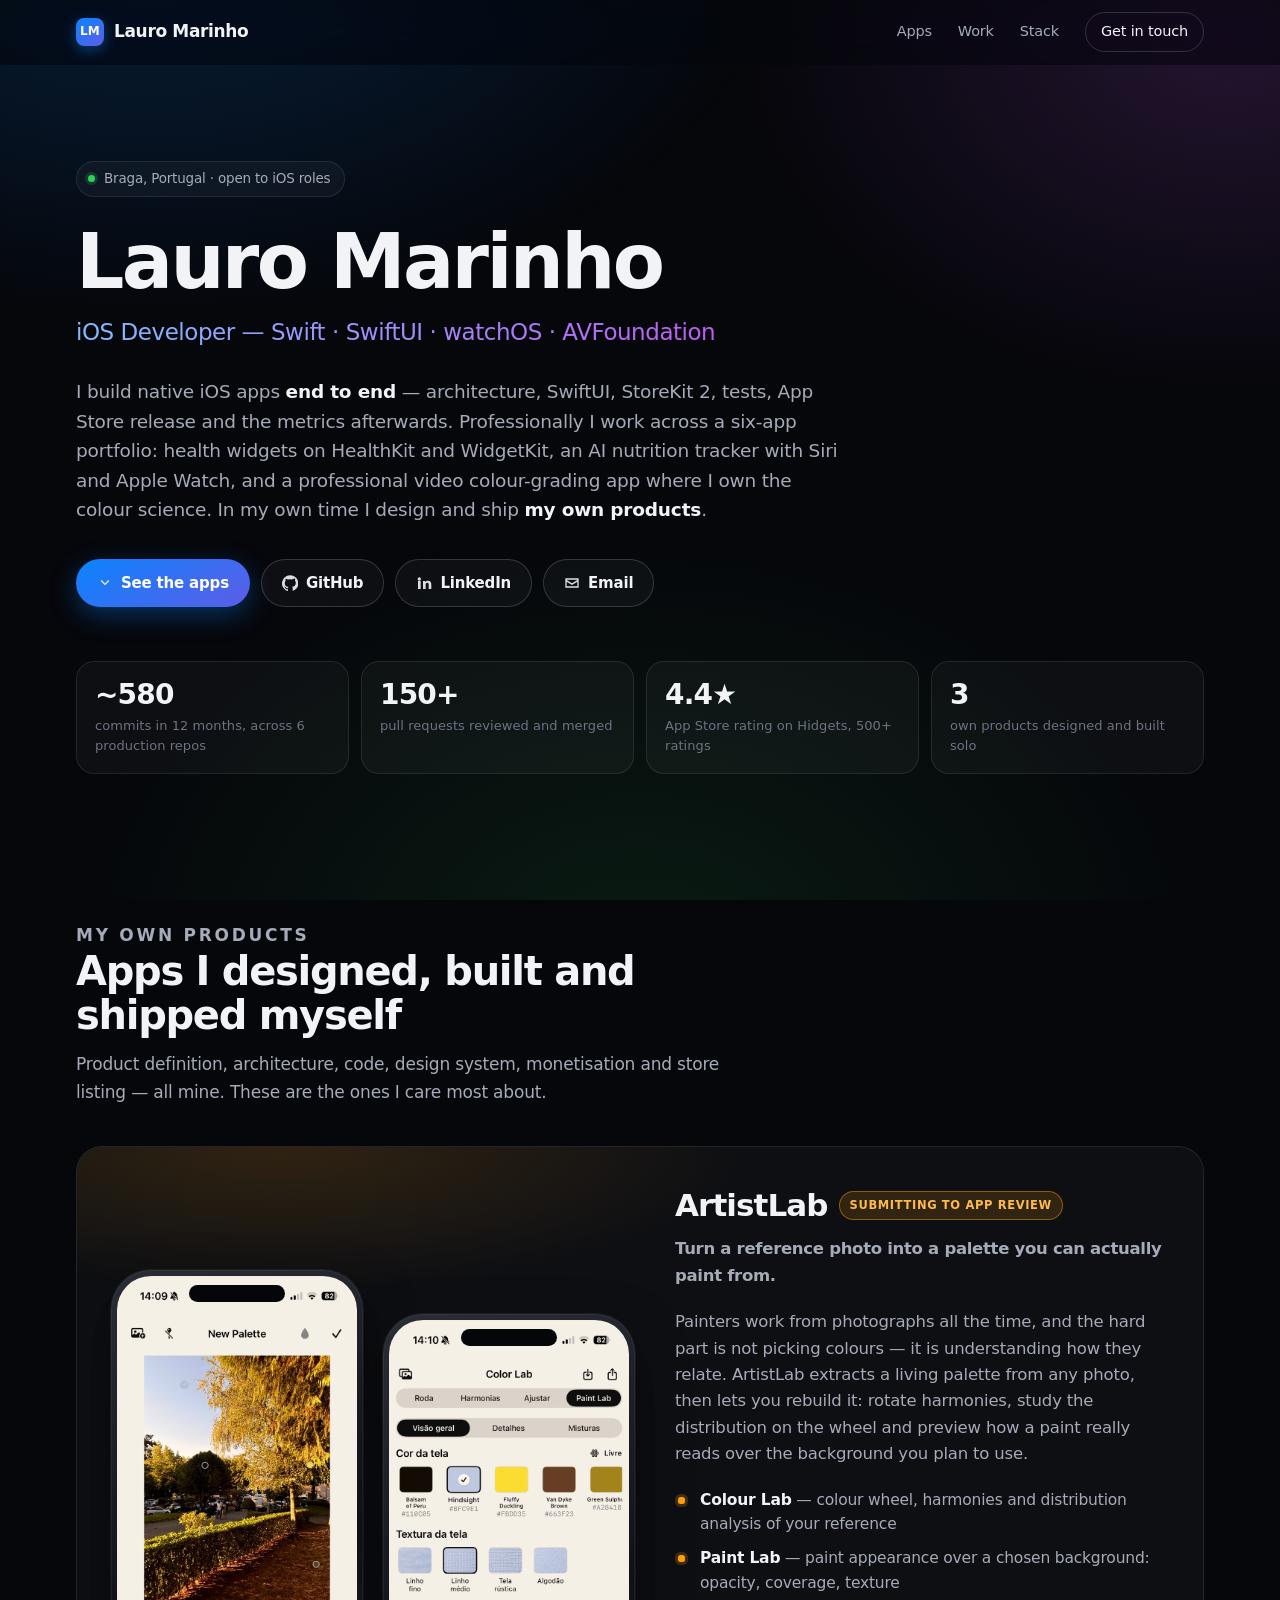
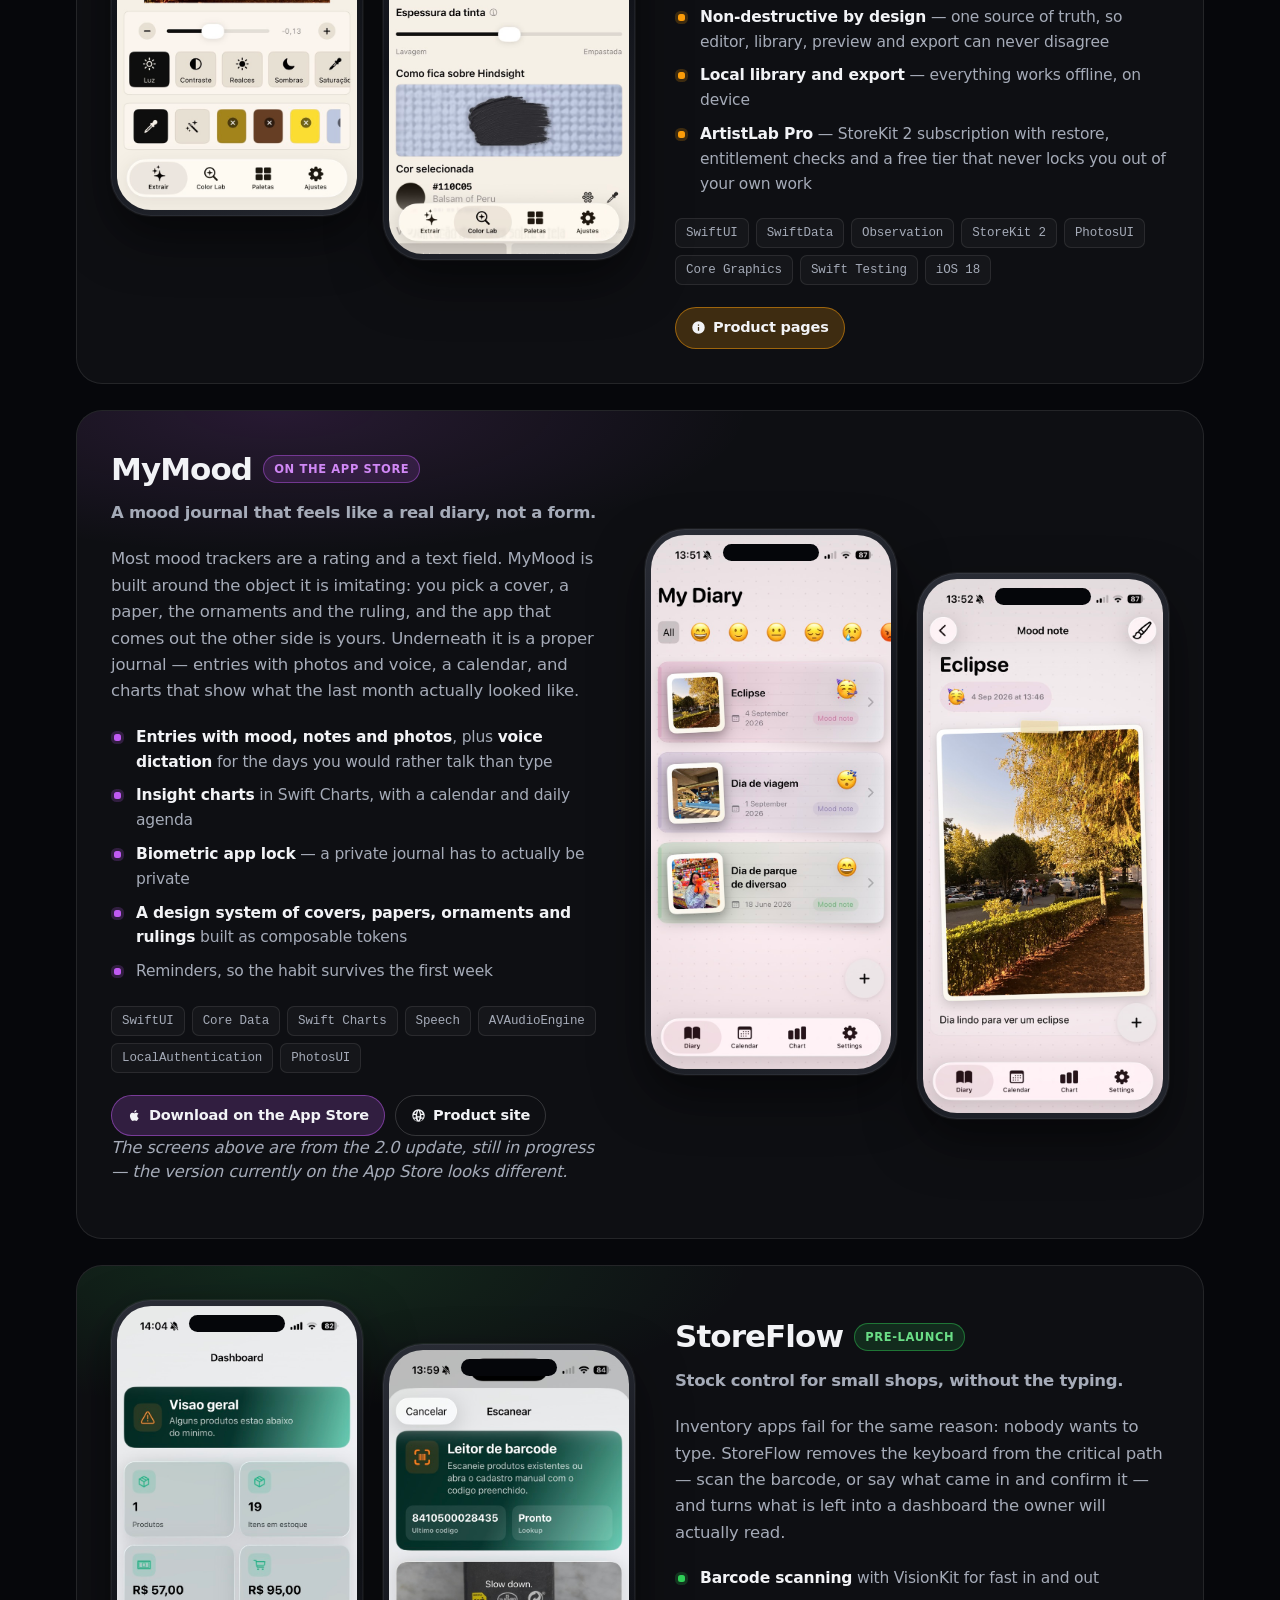
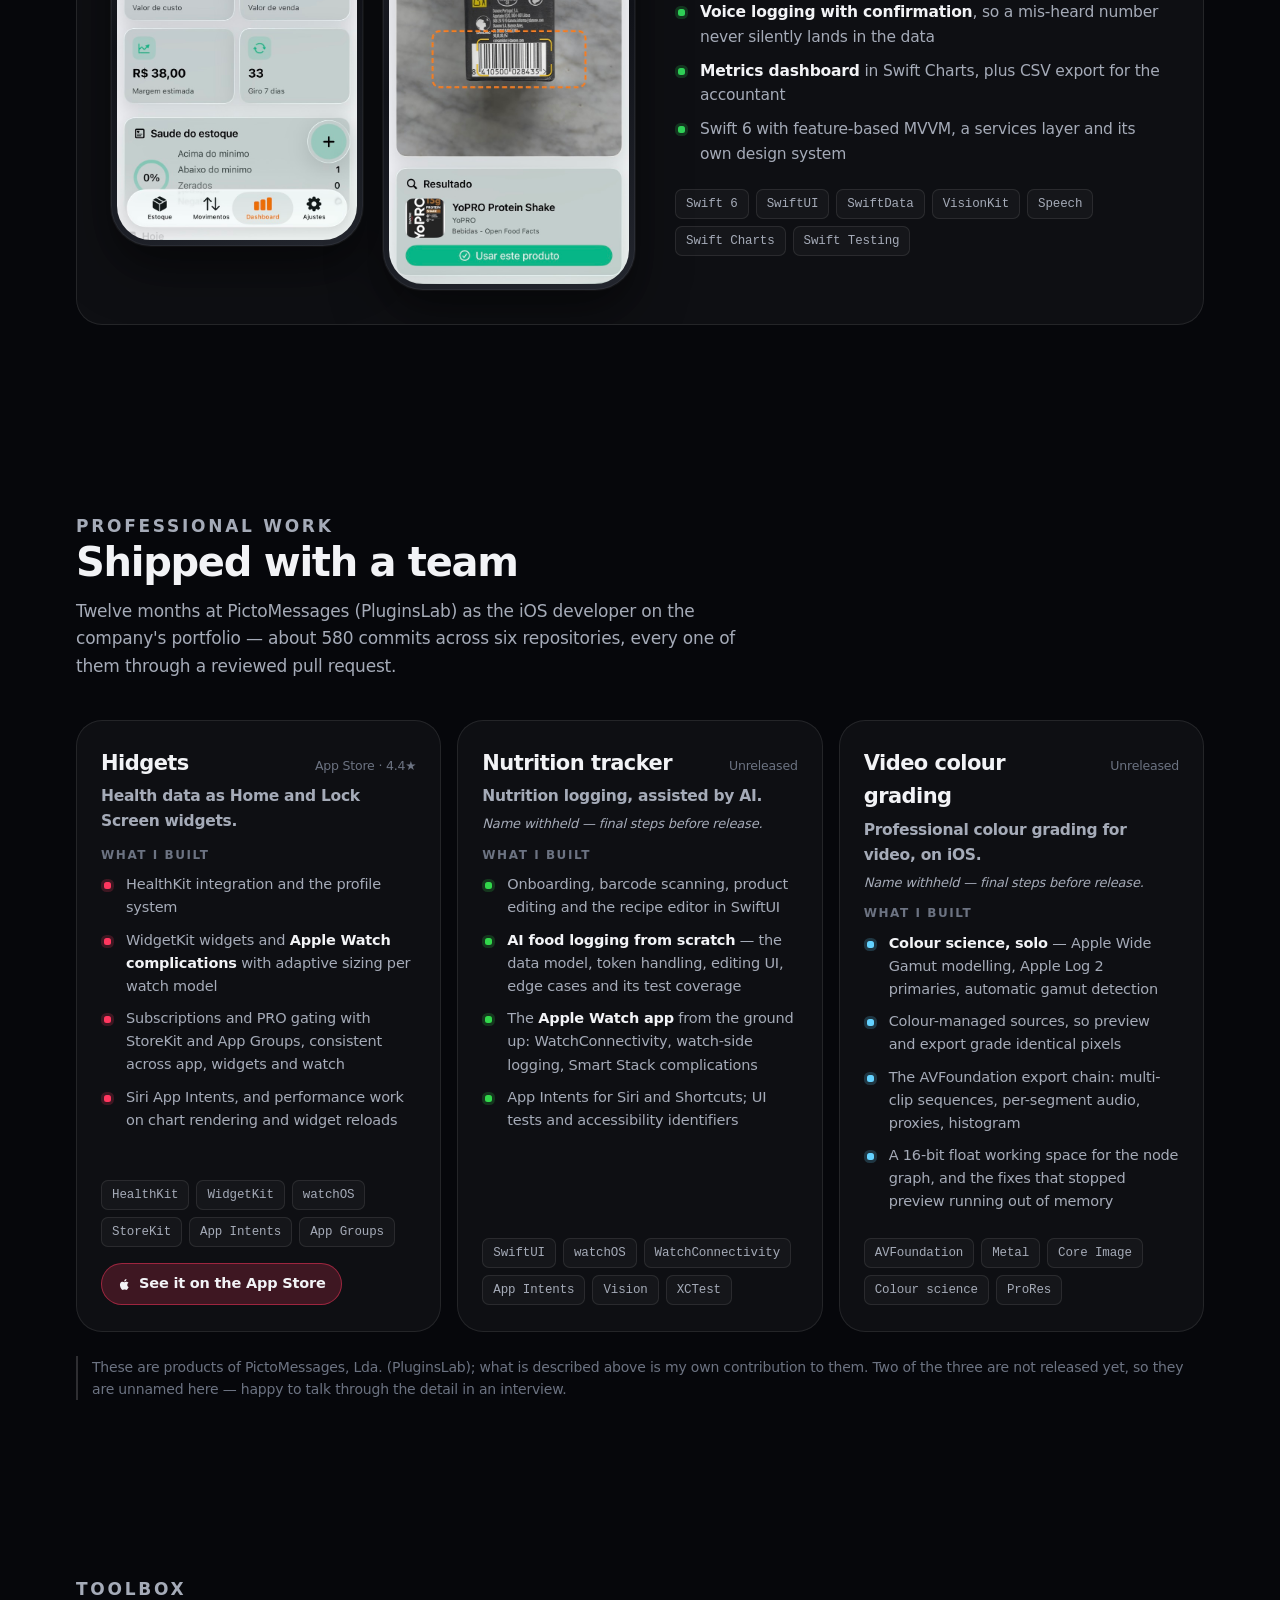
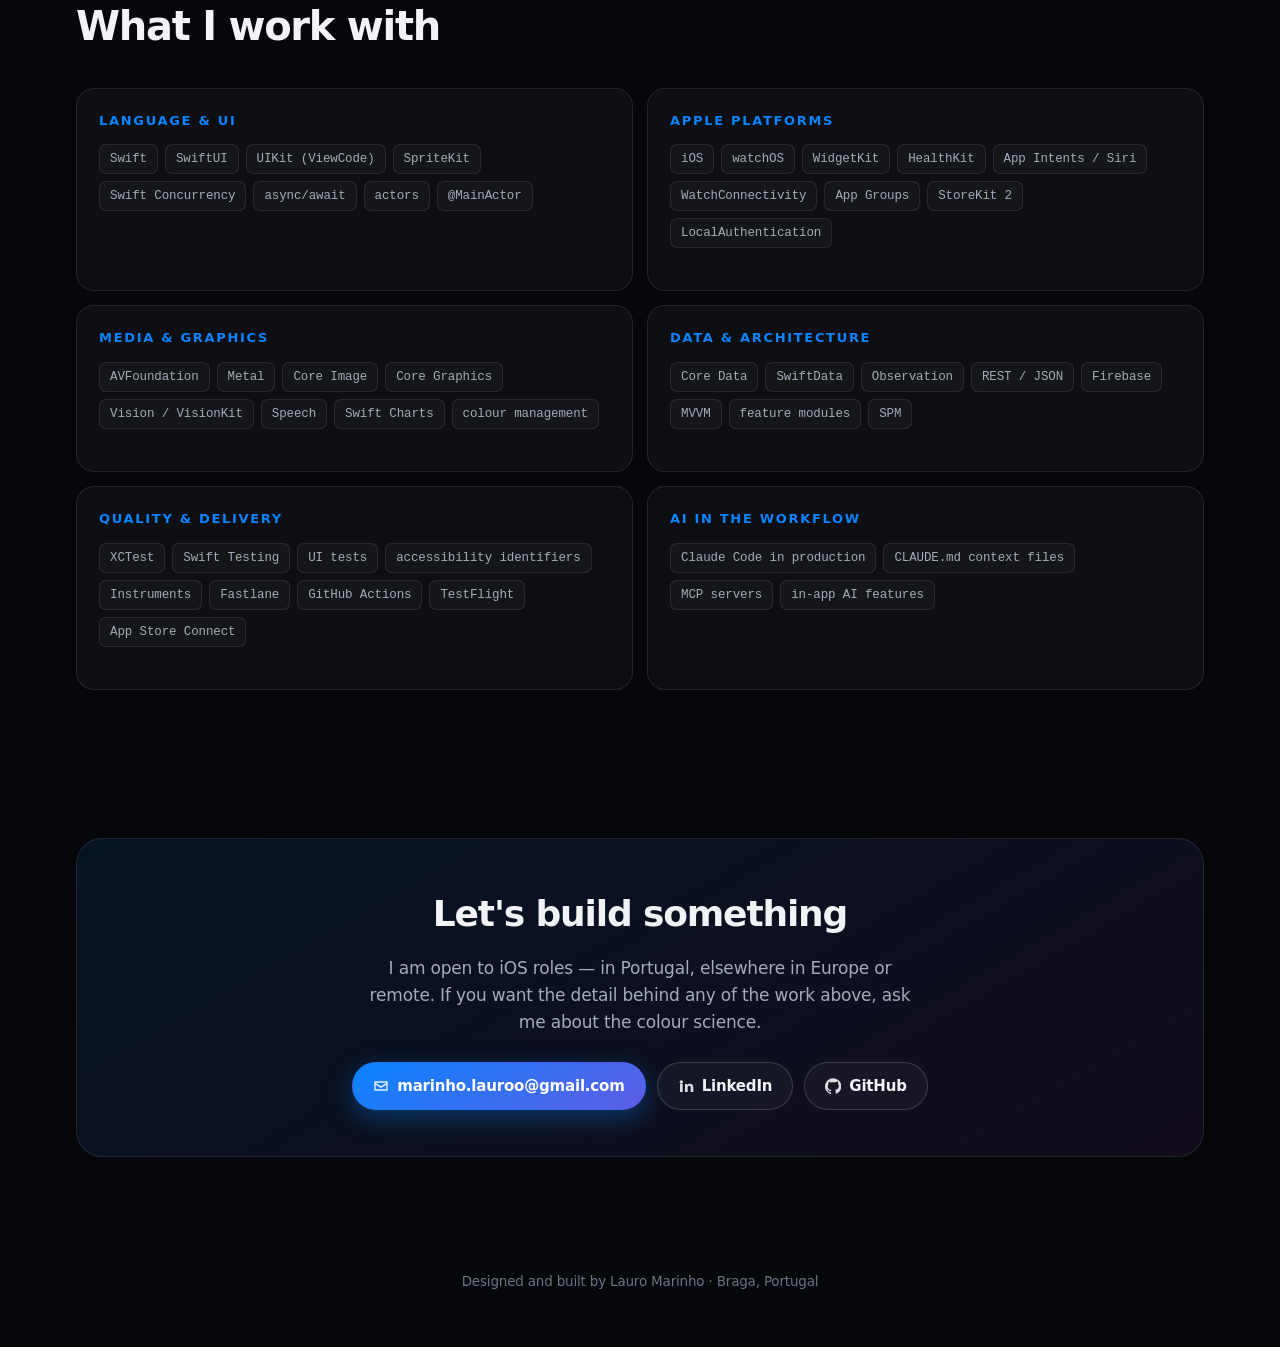
<file: index.html>
<!doctype html>
<html lang="en">
<head>
<meta charset="utf-8">
<meta name="viewport" content="width=device-width, initial-scale=1">
<title>Lauro Marinho — iOS Developer</title>
<meta name="description" content="iOS developer in Braga, Portugal. I build native apps end to end — SwiftUI, watchOS, HealthKit, AVFoundation — from first commit to App Store release.">
<meta name="theme-color" content="#06070b">

<meta property="og:type" content="website">
<meta property="og:title" content="Lauro Marinho — iOS Developer">
<meta property="og:description" content="Native iOS apps, end to end. SwiftUI · watchOS · AVFoundation · StoreKit 2.">
<meta property="og:url" content="https://lauromarinho.github.io/">
<meta property="og:image" content="https://lauromarinho.github.io/assets/og.jpg">
<meta property="og:image:width" content="1200">
<meta property="og:image:height" content="630">
<meta property="og:image:alt" content="Lauro Marinho, iOS Developer — three iPhone screens showing ArtistLab, MyMood and StoreFlow">
<meta name="twitter:card" content="summary_large_image">
<meta name="twitter:image" content="https://lauromarinho.github.io/assets/og.jpg">

<link rel="icon" href="data:image/svg+xml,<svg xmlns='http://www.w3.org/2000/svg' viewBox='0 0 100 100'><rect width='100' height='100' rx='24' fill='%230a84ff'/><text y='.9em' x='50%25' text-anchor='middle' font-size='58' font-family='-apple-system,Helvetica' font-weight='700' fill='white'>L</text></svg>">
<link rel="stylesheet" href="styles.css">
</head>
<body>

<!-- ======================================================================
     Nav
     ====================================================================== -->
<nav class="nav" id="nav">
  <div class="wrap">
    <a class="brand" href="#top">
      <span class="mark">LM</span>
      <span>Lauro Marinho</span>
    </a>
    <div class="nav-links">
      <a href="#apps">Apps</a>
      <a href="#work">Work</a>
      <a href="#stack">Stack</a>
      <a class="btn-sm" href="mailto:marinho.lauroo@gmail.com">Get in touch</a>
    </div>
  </div>
</nav>

<!-- ======================================================================
     Hero
     ====================================================================== -->
<header class="hero" id="top">
  <div class="wrap">
    <span class="eyebrow"><span class="dot"></span> Braga, Portugal · open to iOS roles</span>

    <h1>Lauro Marinho</h1>
    <p class="role">iOS Developer — Swift · SwiftUI · watchOS · AVFoundation</p>

    <p class="lede">
      I build native iOS apps <strong>end to end</strong> — architecture, SwiftUI, StoreKit 2,
      tests, App Store release and the metrics afterwards. Professionally I work across a
      six-app portfolio: health widgets on HealthKit and WidgetKit, an AI nutrition tracker with
      Siri and Apple&nbsp;Watch, and a professional video colour-grading app where I own the
      colour science. In my own time I design and ship <strong>my own products</strong>.
    </p>

    <div class="hero-actions">
      <a class="btn primary" href="#apps">
        <svg viewBox="0 0 24 24"><path d="M12 15.4 5.6 9l1.4-1.4 5 5 5-5L18.4 9 12 15.4Z"/></svg>
        See the apps
      </a>
      <a class="btn" href="https://github.com/LauroMarinho" target="_blank" rel="noopener">
        <svg viewBox="0 0 24 24"><path d="M12 .5a12 12 0 0 0-3.8 23.4c.6.1.8-.3.8-.6v-2c-3.3.7-4-1.6-4-1.6-.6-1.4-1.4-1.8-1.4-1.8-1-.7.1-.7.1-.7 1.2.1 1.8 1.2 1.8 1.2 1 1.8 2.8 1.3 3.5 1 .1-.8.4-1.3.7-1.6-2.7-.3-5.5-1.3-5.5-5.9 0-1.3.5-2.4 1.2-3.2-.1-.3-.5-1.5.1-3.2 0 0 1-.3 3.3 1.2a11.5 11.5 0 0 1 6 0C18.4 5 19.4 5.3 19.4 5.3c.6 1.7.2 2.9.1 3.2.8.8 1.2 1.9 1.2 3.2 0 4.6-2.8 5.6-5.5 5.9.4.4.8 1.1.8 2.2v3.3c0 .3.2.7.8.6A12 12 0 0 0 12 .5Z"/></svg>
        GitHub
      </a>
      <a class="btn" href="https://www.linkedin.com/in/lauro-marinho-06869034a" target="_blank" rel="noopener">
        <svg viewBox="0 0 24 24"><path d="M4.98 3.5a2.5 2.5 0 1 1 0 5 2.5 2.5 0 0 1 0-5ZM3 9h4v12H3V9Zm7 0h3.8v1.7h.05c.53-1 1.83-2.05 3.77-2.05C21.6 8.65 23 10.9 23 14.2V21h-4v-6c0-1.5-.03-3.4-2.1-3.4-2.1 0-2.4 1.6-2.4 3.3V21h-4V9Z"/></svg>
        LinkedIn
      </a>
      <a class="btn" href="mailto:marinho.lauroo@gmail.com">
        <svg viewBox="0 0 24 24"><path d="M2 5h20v14H2V5Zm2 2v.5l8 5 8-5V7H4Zm16 3-8 5-8-5v7h16v-7Z"/></svg>
        Email
      </a>
    </div>

    <div class="stats">
      <div class="stat"><b>~580</b><span>commits in 12 months, across 6 production repos</span></div>
      <div class="stat"><b>150+</b><span>pull requests reviewed and merged</span></div>
      <div class="stat"><b>4.4★</b><span>App Store rating on Hidgets, 500+ ratings</span></div>
      <div class="stat"><b>3</b><span>own products designed and built solo</span></div>
    </div>
  </div>
</header>

<!-- ======================================================================
     Own apps
     ====================================================================== -->
<section class="band" id="apps">
  <div class="wrap">
    <div class="section-head reveal">
      <p class="kicker">My own products</p>
      <h2>Apps I designed, built and shipped myself</h2>
      <p>Product definition, architecture, code, design system, monetisation and store listing —
         all mine. These are the ones I care most about.</p>
    </div>

    <!-- ArtistLab ------------------------------------------------------- -->
    <article class="app reveal" style="--a:#ff9f0a">
      <div class="app-body">
        <div class="app-title">
          <h3>ArtistLab</h3>
          <span class="pill">Submitting to App Review</span>
        </div>
        <p class="tagline">Turn a reference photo into a palette you can actually paint from.</p>
        <p>
          Painters work from photographs all the time, and the hard part is not picking colours —
          it is understanding how they relate. ArtistLab extracts a living palette from any photo,
          then lets you rebuild it: rotate harmonies, study the distribution on the wheel and preview
          how a paint really reads over the background you plan to use.
        </p>
        <ul class="feats">
          <li><b>Colour Lab</b> — colour wheel, harmonies and distribution analysis of your reference</li>
          <li><b>Paint Lab</b> — paint appearance over a chosen background: opacity, coverage, texture</li>
          <li><b>Non-destructive by design</b> — one source of truth, so editor, library, preview and export can never disagree</li>
          <li><b>Local library and export</b> — everything works offline, on device</li>
          <li><b>ArtistLab Pro</b> — StoreKit 2 subscription with restore, entitlement checks and a free tier that never locks you out of your own work</li>
        </ul>
        <div class="chips">
          <span class="chip">SwiftUI</span><span class="chip">SwiftData</span><span class="chip">Observation</span>
          <span class="chip">StoreKit 2</span><span class="chip">PhotosUI</span><span class="chip">Core Graphics</span>
          <span class="chip">Swift Testing</span><span class="chip">iOS 18</span>
        </div>
        <div class="links">
          <!-- APPSTORE:ARTISTLAB — swap href once the app is live -->
          <a class="link solid" href="https://lauromarinho.github.io/ArtistLab/" target="_blank" rel="noopener">
            <svg viewBox="0 0 24 24"><path d="M12 2a10 10 0 1 0 0 20 10 10 0 0 0 0-20Zm1 15h-2v-6h2v6Zm0-8h-2V7h2v2Z"/></svg>
            Product pages
          </a>
        </div>
      </div>
      <div class="app-shots">
        <div class="phone"><div class="screen">
          <img src="assets/screens/artistlab-1.jpg" alt="ArtistLab — palette extracted from a reference photograph" width="660" height="1435" loading="lazy" decoding="async">
          <div class="ph">
            <svg class="ico" viewBox="0 0 24 24"><path d="M21 19V5a2 2 0 0 0-2-2H5a2 2 0 0 0-2 2v14a2 2 0 0 0 2 2h14a2 2 0 0 0 2-2ZM8.5 13.5l2.5 3 3.5-4.5 4.5 6H5l3.5-4.5Z"/></svg>
            <span>Screenshot 1</span><small>artistlab-1.jpg</small>
          </div>
        </div></div>
        <div class="phone"><div class="screen">
          <img src="assets/screens/artistlab-2.jpg" alt="ArtistLab — Paint Lab: how a paint reads over a chosen canvas" width="660" height="1435" loading="lazy" decoding="async">
          <div class="ph">
            <svg class="ico" viewBox="0 0 24 24"><path d="M21 19V5a2 2 0 0 0-2-2H5a2 2 0 0 0-2 2v14a2 2 0 0 0 2 2h14a2 2 0 0 0 2-2ZM8.5 13.5l2.5 3 3.5-4.5 4.5 6H5l3.5-4.5Z"/></svg>
            <span>Screenshot 2</span><small>artistlab-2.jpg</small>
          </div>
        </div></div>
      </div>
    </article>

    <!-- MyMood ---------------------------------------------------------- -->
    <article class="app reveal" style="--a:#bf5af2">
      <div class="app-body">
        <div class="app-title">
          <h3>MyMood</h3>
          <span class="pill">On the App Store</span>
        </div>
        <p class="tagline">A mood journal that feels like a real diary, not a form.</p>
        <p>
          Most mood trackers are a rating and a text field. MyMood is built around the object it is
          imitating: you pick a cover, a paper, the ornaments and the ruling, and the app that comes
          out the other side is yours. Underneath it is a proper journal — entries with photos and
          voice, a calendar, and charts that show what the last month actually looked like.
        </p>
        <ul class="feats">
          <li><b>Entries with mood, notes and photos</b>, plus <b>voice dictation</b> for the days you would rather talk than type</li>
          <li><b>Insight charts</b> in Swift Charts, with a calendar and daily agenda</li>
          <li><b>Biometric app lock</b> — a private journal has to actually be private</li>
          <li><b>A design system of covers, papers, ornaments and rulings</b> built as composable tokens</li>
          <li>Reminders, so the habit survives the first week</li>
        </ul>
        <div class="chips">
          <span class="chip">SwiftUI</span><span class="chip">Core Data</span><span class="chip">Swift Charts</span>
          <span class="chip">Speech</span><span class="chip">AVAudioEngine</span>
          <span class="chip">LocalAuthentication</span><span class="chip">PhotosUI</span>
        </div>
        <div class="links">
          <a class="link solid" href="https://apps.apple.com/br/app/mymood/id6748285756?l=en-GB" target="_blank" rel="noopener">
            <svg viewBox="0 0 24 24"><path d="M16.4 12.7c0-2.2 1.8-3.3 1.9-3.4-1-1.5-2.6-1.7-3.2-1.7-1.4-.1-2.7.8-3.3.8-.7 0-1.7-.8-2.8-.8-1.5 0-2.8.8-3.6 2.1-1.5 2.6-.4 6.5 1.1 8.7.7 1 1.6 2.2 2.7 2.2 1.1 0 1.5-.7 2.8-.7s1.7.7 2.8.7c1.2 0 1.9-1.1 2.6-2.1.8-1.2 1.2-2.4 1.2-2.5-.1 0-2.2-.9-2.2-3.3ZM14.2 5.9c.6-.7 1-1.7.9-2.7-.9 0-2 .6-2.6 1.3-.6.6-1.1 1.7-.9 2.6 1 .1 2-.5 2.6-1.2Z"/></svg>
            Download on the App Store
          </a>
          <a class="link" href="https://lauromarinho.github.io/mymood-landing/" target="_blank" rel="noopener">
            <svg viewBox="0 0 24 24"><path d="M12 2a10 10 0 1 0 0 20 10 10 0 0 0 0-20Zm6.9 7h-2.9a15.4 15.4 0 0 0-1.3-4.2A8 8 0 0 1 18.9 9ZM12 4c.8 1.1 1.4 2.7 1.7 5h-3.4C10.6 6.7 11.2 5.1 12 4ZM4.3 15A8 8 0 0 1 4 13c0-.7.1-1.4.3-2h3.3a17.4 17.4 0 0 0 0 4H4.3Zm.8 2H8a15.4 15.4 0 0 0 1.3 4.2A8 8 0 0 1 5.1 17Zm2.9-8H5.1a8 8 0 0 1 4.2-4.2A15.4 15.4 0 0 0 8 9Zm4 11c-.8-1.1-1.4-2.7-1.7-5h3.4c-.3 2.3-.9 3.9-1.7 5Zm2-7h-4a15.6 15.6 0 0 1 0-4h4a15.6 15.6 0 0 1 0 4Zm.7 6.2A15.4 15.4 0 0 0 16 17h2.9a8 8 0 0 1-4.2 4.2ZM16.4 15a17.4 17.4 0 0 0 0-4h3.3a8 8 0 0 1 0 4h-3.3Z"/></svg>
            Product site
          </a>
        </div>
        <p class="disclaimer">The screens above are from the 2.0 update, still in progress — the version
           currently on the App Store looks different.</p>
      </div>
      <div class="app-shots">
        <div class="phone"><div class="screen">
          <img src="assets/screens/mymood-1.jpg" alt="MyMood — the diary, with entries filtered by mood" width="660" height="1435" loading="lazy" decoding="async">
          <div class="ph">
            <svg class="ico" viewBox="0 0 24 24"><path d="M21 19V5a2 2 0 0 0-2-2H5a2 2 0 0 0-2 2v14a2 2 0 0 0 2 2h14a2 2 0 0 0 2-2ZM8.5 13.5l2.5 3 3.5-4.5 4.5 6H5l3.5-4.5Z"/></svg>
            <span>Screenshot 1</span><small>mymood-1.jpg</small>
          </div>
        </div></div>
        <div class="phone"><div class="screen">
          <img src="assets/screens/mymood-2.jpg" alt="MyMood — a journal entry with photo and note" width="660" height="1435" loading="lazy" decoding="async">
          <div class="ph">
            <svg class="ico" viewBox="0 0 24 24"><path d="M21 19V5a2 2 0 0 0-2-2H5a2 2 0 0 0-2 2v14a2 2 0 0 0 2 2h14a2 2 0 0 0 2-2ZM8.5 13.5l2.5 3 3.5-4.5 4.5 6H5l3.5-4.5Z"/></svg>
            <span>Screenshot 2</span><small>mymood-2.jpg</small>
          </div>
        </div></div>
      </div>
    </article>

    <!-- StoreFlow ------------------------------------------------------- -->
    <article class="app reveal" style="--a:#30d158">
      <div class="app-body">
        <div class="app-title">
          <h3>StoreFlow</h3>
          <span class="pill">Pre-launch</span>
        </div>
        <p class="tagline">Stock control for small shops, without the typing.</p>
        <p>
          Inventory apps fail for the same reason: nobody wants to type. StoreFlow removes the
          keyboard from the critical path — scan the barcode, or say what came in and confirm it —
          and turns what is left into a dashboard the owner will actually read.
        </p>
        <ul class="feats">
          <li><b>Barcode scanning</b> with VisionKit for fast in and out</li>
          <li><b>Voice logging with confirmation</b>, so a mis-heard number never silently lands in the data</li>
          <li><b>Metrics dashboard</b> in Swift Charts, plus CSV export for the accountant</li>
          <li>Swift 6 with feature-based MVVM, a services layer and its own design system</li>
        </ul>
        <div class="chips">
          <span class="chip">Swift 6</span><span class="chip">SwiftUI</span><span class="chip">SwiftData</span>
          <span class="chip">VisionKit</span><span class="chip">Speech</span>
          <span class="chip">Swift Charts</span><span class="chip">Swift Testing</span>
        </div>
      </div>
      <div class="app-shots">
        <div class="phone"><div class="screen">
          <img src="assets/screens/storeflow-1.jpg" alt="StoreFlow — the stock dashboard" width="660" height="1435" loading="lazy" decoding="async">
          <div class="ph">
            <svg class="ico" viewBox="0 0 24 24"><path d="M21 19V5a2 2 0 0 0-2-2H5a2 2 0 0 0-2 2v14a2 2 0 0 0 2 2h14a2 2 0 0 0 2-2ZM8.5 13.5l2.5 3 3.5-4.5 4.5 6H5l3.5-4.5Z"/></svg>
            <span>Screenshot 1</span><small>storeflow-1.jpg</small>
          </div>
        </div></div>
        <div class="phone"><div class="screen">
          <img src="assets/screens/storeflow-2.jpg" alt="StoreFlow — scanning a product barcode" width="660" height="1435" loading="lazy" decoding="async">
          <div class="ph">
            <svg class="ico" viewBox="0 0 24 24"><path d="M21 19V5a2 2 0 0 0-2-2H5a2 2 0 0 0-2 2v14a2 2 0 0 0 2 2h14a2 2 0 0 0 2-2ZM8.5 13.5l2.5 3 3.5-4.5 4.5 6H5l3.5-4.5Z"/></svg>
            <span>Screenshot 2</span><small>storeflow-2.jpg</small>
          </div>
        </div></div>
      </div>
    </article>
  </div>
</section>

<!-- ======================================================================
     Professional work
     ====================================================================== -->
<section class="band" id="work">
  <div class="wrap">
    <div class="section-head reveal">
      <p class="kicker">Professional work</p>
      <h2>Shipped with a team</h2>
      <p>Twelve months at PictoMessages (PluginsLab) as the iOS developer on the company's
         portfolio — about 580 commits across six repositories, every one of them through a
         reviewed pull request.</p>
    </div>

    <div class="work-grid">

      <article class="work reveal" style="--a:#ff375f">
        <div class="work-top">
          <h3>Hidgets</h3>
          <span class="meta">App Store · 4.4★</span>
        </div>
        <p class="tagline">Health data as Home and Lock Screen widgets.</p>
        <p class="mine">What I built</p>
        <ul class="feats">
          <li>HealthKit integration and the profile system</li>
          <li>WidgetKit widgets and <b>Apple Watch complications</b> with adaptive sizing per watch model</li>
          <li>Subscriptions and PRO gating with StoreKit and App Groups, consistent across app, widgets and watch</li>
          <li>Siri App Intents, and performance work on chart rendering and widget reloads</li>
        </ul>
        <div class="chips">
          <span class="chip">HealthKit</span><span class="chip">WidgetKit</span><span class="chip">watchOS</span>
          <span class="chip">StoreKit</span><span class="chip">App Intents</span><span class="chip">App Groups</span>
        </div>
        <div class="links">
          <a class="link solid" href="https://apps.apple.com/br/app/hidgets/id1533426260" target="_blank" rel="noopener">
            <svg viewBox="0 0 24 24"><path d="M16.4 12.7c0-2.2 1.8-3.3 1.9-3.4-1-1.5-2.6-1.7-3.2-1.7-1.4-.1-2.7.8-3.3.8-.7 0-1.7-.8-2.8-.8-1.5 0-2.8.8-3.6 2.1-1.5 2.6-.4 6.5 1.1 8.7.7 1 1.6 2.2 2.7 2.2 1.1 0 1.5-.7 2.8-.7s1.7.7 2.8.7c1.2 0 1.9-1.1 2.6-2.1.8-1.2 1.2-2.4 1.2-2.5-.1 0-2.2-.9-2.2-3.3ZM14.2 5.9c.6-.7 1-1.7.9-2.7-.9 0-2 .6-2.6 1.3-.6.6-1.1 1.7-.9 2.6 1 .1 2-.5 2.6-1.2Z"/></svg>
            See it on the App Store
          </a>
        </div>
      </article>

      <article class="work reveal" style="--a:#32d74b">
        <div class="work-top">
          <h3>Nutrition tracker</h3>
          <span class="meta">Unreleased</span>
        </div>
        <p class="tagline">Nutrition logging, assisted by AI.</p>
        <p class="disclaimer">Name withheld — final steps before release.</p>
        <p class="mine">What I built</p>
        <ul class="feats">
          <li>Onboarding, barcode scanning, product editing and the recipe editor in SwiftUI</li>
          <li><b>AI food logging from scratch</b> — the data model, token handling, editing UI, edge cases and its test coverage</li>
          <li>The <b>Apple Watch app</b> from the ground up: WatchConnectivity, watch-side logging, Smart Stack complications</li>
          <li>App Intents for Siri and Shortcuts; UI tests and accessibility identifiers</li>
        </ul>
        <div class="chips">
          <span class="chip">SwiftUI</span><span class="chip">watchOS</span><span class="chip">WatchConnectivity</span>
          <span class="chip">App Intents</span><span class="chip">Vision</span><span class="chip">XCTest</span>
        </div>
      </article>

      <article class="work reveal" style="--a:#64d2ff">
        <div class="work-top">
          <h3>Video colour grading</h3>
          <span class="meta">Unreleased</span>
        </div>
        <p class="tagline">Professional colour grading for video, on iOS.</p>
        <p class="disclaimer">Name withheld — final steps before release.</p>
        <p class="mine">What I built</p>
        <ul class="feats">
          <li><b>Colour science, solo</b> — Apple Wide Gamut modelling, Apple Log 2 primaries, automatic gamut detection</li>
          <li>Colour-managed sources, so preview and export grade identical pixels</li>
          <li>The AVFoundation export chain: multi-clip sequences, per-segment audio, proxies, histogram</li>
          <li>A 16-bit float working space for the node graph, and the fixes that stopped preview running out of memory</li>
        </ul>
        <div class="chips">
          <span class="chip">AVFoundation</span><span class="chip">Metal</span><span class="chip">Core Image</span>
          <span class="chip">Colour science</span><span class="chip">ProRes</span>
        </div>
      </article>

    </div>

    <p class="note reveal">
      These are products of PictoMessages, Lda. (PluginsLab); what is described above is my own
      contribution to them. Two of the three are not released yet, so they are unnamed here — happy
      to talk through the detail in an interview.
    </p>
  </div>
</section>

<!-- ======================================================================
     Stack
     ====================================================================== -->
<section class="band" id="stack">
  <div class="wrap">
    <div class="section-head reveal">
      <p class="kicker">Toolbox</p>
      <h2>What I work with</h2>
    </div>

    <div class="stack-grid">
      <div class="stack-card reveal">
        <h4>Language &amp; UI</h4>
        <div class="chips">
          <span class="chip">Swift</span><span class="chip">SwiftUI</span><span class="chip">UIKit (ViewCode)</span>
          <span class="chip">SpriteKit</span><span class="chip">Swift Concurrency</span>
          <span class="chip">async/await</span><span class="chip">actors</span><span class="chip">@MainActor</span>
        </div>
      </div>
      <div class="stack-card reveal">
        <h4>Apple platforms</h4>
        <div class="chips">
          <span class="chip">iOS</span><span class="chip">watchOS</span><span class="chip">WidgetKit</span>
          <span class="chip">HealthKit</span><span class="chip">App Intents / Siri</span>
          <span class="chip">WatchConnectivity</span><span class="chip">App Groups</span>
          <span class="chip">StoreKit 2</span><span class="chip">LocalAuthentication</span>
        </div>
      </div>
      <div class="stack-card reveal">
        <h4>Media &amp; graphics</h4>
        <div class="chips">
          <span class="chip">AVFoundation</span><span class="chip">Metal</span><span class="chip">Core Image</span>
          <span class="chip">Core Graphics</span><span class="chip">Vision / VisionKit</span>
          <span class="chip">Speech</span><span class="chip">Swift Charts</span>
          <span class="chip">colour management</span>
        </div>
      </div>
      <div class="stack-card reveal">
        <h4>Data &amp; architecture</h4>
        <div class="chips">
          <span class="chip">Core Data</span><span class="chip">SwiftData</span><span class="chip">Observation</span>
          <span class="chip">REST / JSON</span><span class="chip">Firebase</span>
          <span class="chip">MVVM</span><span class="chip">feature modules</span><span class="chip">SPM</span>
        </div>
      </div>
      <div class="stack-card reveal">
        <h4>Quality &amp; delivery</h4>
        <div class="chips">
          <span class="chip">XCTest</span><span class="chip">Swift Testing</span><span class="chip">UI tests</span>
          <span class="chip">accessibility identifiers</span><span class="chip">Instruments</span>
          <span class="chip">Fastlane</span><span class="chip">GitHub Actions</span>
          <span class="chip">TestFlight</span><span class="chip">App Store Connect</span>
        </div>
      </div>
      <div class="stack-card reveal">
        <h4>AI in the workflow</h4>
        <div class="chips">
          <span class="chip">Claude Code in production</span><span class="chip">CLAUDE.md context files</span>
          <span class="chip">MCP servers</span><span class="chip">in-app AI features</span>
        </div>
      </div>
    </div>
  </div>
</section>

<!-- ======================================================================
     Contact
     ====================================================================== -->
<section class="band">
  <div class="wrap">
    <div class="contact reveal">
      <h2>Let's build something</h2>
      <p>
        I am open to iOS roles — in Portugal, elsewhere in Europe or remote. If you want the
        detail behind any of the work above, ask me about the colour science.
      </p>
      <div class="hero-actions">
        <a class="btn primary" href="mailto:marinho.lauroo@gmail.com">
          <svg viewBox="0 0 24 24"><path d="M2 5h20v14H2V5Zm2 2v.5l8 5 8-5V7H4Zm16 3-8 5-8-5v7h16v-7Z"/></svg>
          marinho.lauroo@gmail.com
        </a>
        <a class="btn" href="https://www.linkedin.com/in/lauro-marinho-06869034a" target="_blank" rel="noopener">
          <svg viewBox="0 0 24 24"><path d="M4.98 3.5a2.5 2.5 0 1 1 0 5 2.5 2.5 0 0 1 0-5ZM3 9h4v12H3V9Zm7 0h3.8v1.7h.05c.53-1 1.83-2.05 3.77-2.05C21.6 8.65 23 10.9 23 14.2V21h-4v-6c0-1.5-.03-3.4-2.1-3.4-2.1 0-2.4 1.6-2.4 3.3V21h-4V9Z"/></svg>
          LinkedIn
        </a>
        <a class="btn" href="https://github.com/LauroMarinho" target="_blank" rel="noopener">
          <svg viewBox="0 0 24 24"><path d="M12 .5a12 12 0 0 0-3.8 23.4c.6.1.8-.3.8-.6v-2c-3.3.7-4-1.6-4-1.6-.6-1.4-1.4-1.8-1.4-1.8-1-.7.1-.7.1-.7 1.2.1 1.8 1.2 1.8 1.2 1 1.8 2.8 1.3 3.5 1 .1-.8.4-1.3.7-1.6-2.7-.3-5.5-1.3-5.5-5.9 0-1.3.5-2.4 1.2-3.2-.1-.3-.5-1.5.1-3.2 0 0 1-.3 3.3 1.2a11.5 11.5 0 0 1 6 0C18.4 5 19.4 5.3 19.4 5.3c.6 1.7.2 2.9.1 3.2.8.8 1.2 1.9 1.2 3.2 0 4.6-2.8 5.6-5.5 5.9.4.4.8 1.1.8 2.2v3.3c0 .3.2.7.8.6A12 12 0 0 0 12 .5Z"/></svg>
          GitHub
        </a>
      </div>
    </div>
  </div>
</section>

<footer>
  <div class="wrap">Designed and built by Lauro Marinho · Braga, Portugal</div>
</footer>

<script>
  // Show a real screenshot as soon as the file exists; otherwise keep the placeholder.
  document.querySelectorAll('.phone .screen img').forEach(function (img) {
    var reveal = function () {
      if (img.naturalWidth > 0) img.closest('.phone').classList.add('has-shot');
    };
    if (img.complete) reveal();
    img.addEventListener('load', reveal);
  });

  // Nav hairline once scrolled.
  var nav = document.getElementById('nav');
  var onScroll = function () { nav.classList.toggle('scrolled', window.scrollY > 8); };
  onScroll();
  window.addEventListener('scroll', onScroll, { passive: true });

  // Reveal on scroll.
  var items = document.querySelectorAll('.reveal');
  if ('IntersectionObserver' in window) {
    var io = new IntersectionObserver(function (entries) {
      entries.forEach(function (e) {
        if (e.isIntersecting) { e.target.classList.add('in'); io.unobserve(e.target); }
      });
    }, { rootMargin: '0px 0px -12% 0px' });
    items.forEach(function (el) { io.observe(el); });
  } else {
    items.forEach(function (el) { el.classList.add('in'); });
  }
</script>

</body>
</html>
</file>
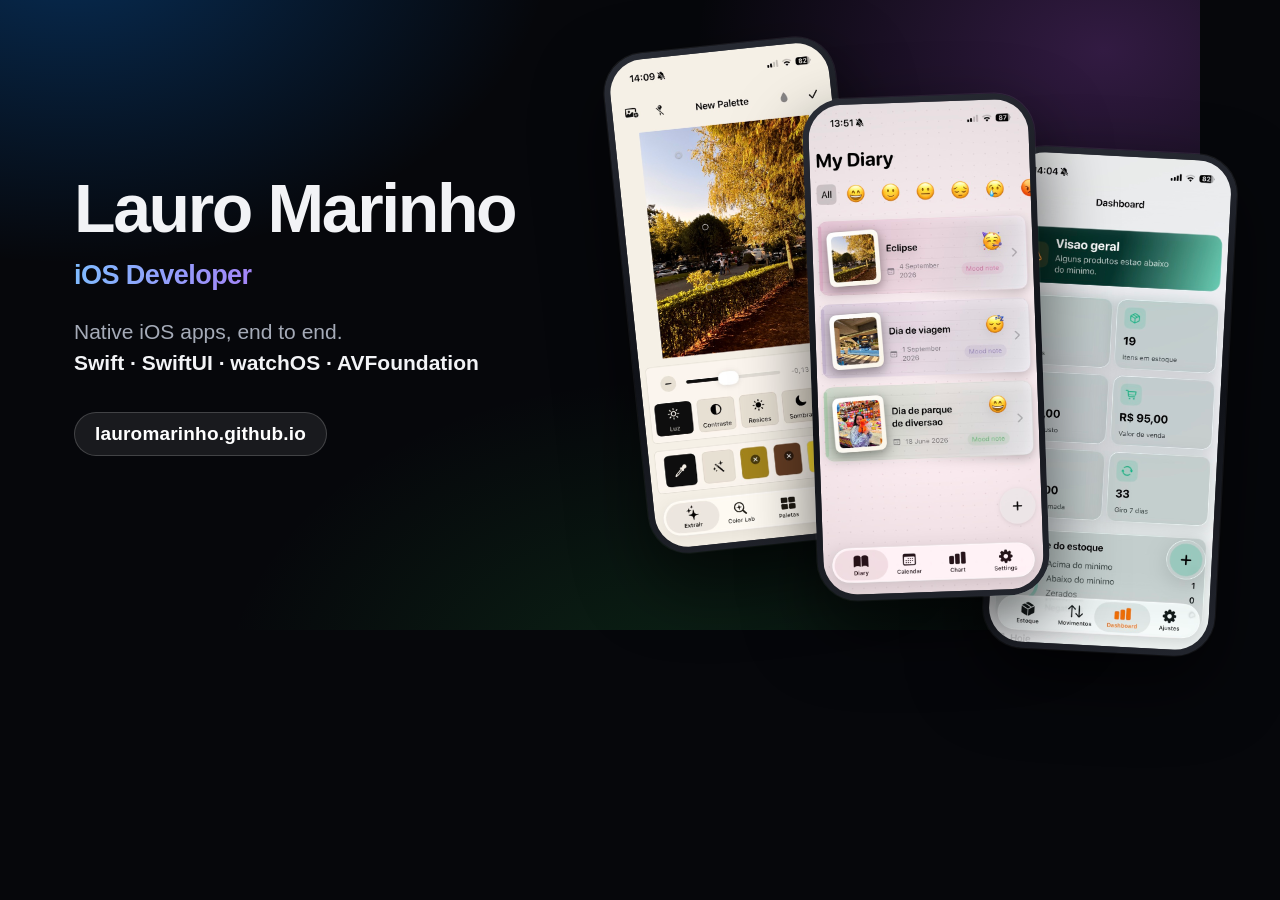
<file: og-source.html>
<!doctype html>
<html>
<head>
<meta charset="utf-8">
<style>
  * { box-sizing: border-box; margin: 0; padding: 0; }
  body {
    width: 1200px; height: 630px; overflow: hidden;
    background: #06070b;
    font-family: -apple-system, BlinkMacSystemFont, "SF Pro Display", "Helvetica Neue", Arial, sans-serif;
    color: #f2f3f6;
    position: relative;
    display: flex;
    align-items: center;
  }
  body::before {
    content: ""; position: absolute; inset: 0;
    background:
      radial-gradient(50rem 34rem at 6% -10%, rgba(10,132,255,0.30), transparent 60%),
      radial-gradient(44rem 32rem at 92% 8%, rgba(191,90,242,0.24), transparent 58%),
      radial-gradient(46rem 34rem at 55% 112%, rgba(48,209,88,0.14), transparent 60%);
  }
  .left { position: relative; padding: 0 0 0 74px; width: 620px; }
  h1 { font-size: 68px; line-height: 1; letter-spacing: -0.035em; font-weight: 700; }
  .role {
    margin-top: 18px; font-size: 27px; font-weight: 550; letter-spacing: -0.02em;
    background: linear-gradient(100deg, #7fbcff, #bf5af2 58%, #64d2ff);
    -webkit-background-clip: text; color: transparent;
  }
  .desc { margin-top: 26px; font-size: 21px; line-height: 1.45; color: #a5abb8; }
  .desc b { color: #f2f3f6; font-weight: 600; }
  .url {
    margin-top: 34px; display: inline-block;
    font-size: 19px; font-weight: 600; letter-spacing: 0.01em;
    color: #fff; background: rgba(255,255,255,0.08);
    border: 1px solid rgba(255,255,255,0.18);
    padding: 10px 20px; border-radius: 999px;
  }

  .right { position: relative; flex: 1; height: 100%; }
  .phone {
    position: absolute; width: 232px; height: 502px;
    border-radius: 40px; padding: 6px;
    background: linear-gradient(160deg, #2a2d36, #101218 55%, #23262e);
    box-shadow: 0 30px 70px rgba(0,0,0,0.6), 0 0 0 1px rgba(255,255,255,0.08);
  }
  .phone img { width: 100%; height: 100%; object-fit: cover; border-radius: 34px; display: block; }
  .p1 { top: 44px;  left: 6px;   transform: rotate(-6deg); }
  .p2 { top: 96px;  left: 190px; transform: rotate(-2deg); z-index: 2; }
  .p3 { top: 150px; left: 374px; transform: rotate(3deg); }
</style>
</head>
<body>
  <div class="left">
    <h1>Lauro Marinho</h1>
    <div class="role">iOS Developer</div>
    <div class="desc">
      Native iOS apps, end to end.<br>
      <b>Swift · SwiftUI · watchOS · AVFoundation</b>
    </div>
    <div class="url">lauromarinho.github.io</div>
  </div>
  <div class="right">
    <div class="phone p1"><img src="assets/screens/artistlab-1.jpg"></div>
    <div class="phone p2"><img src="assets/screens/mymood-1.jpg"></div>
    <div class="phone p3"><img src="assets/screens/storeflow-1.jpg"></div>
  </div>
</body>
</html>
</file>
<file: styles.css>
/* ==========================================================================
   Lauro Marinho — iOS Developer · portfolio
   Design: dark, Apple-native typography, glass cards, per-app accent colours.
   ========================================================================== */

:root {
  --bg: #06070b;
  --bg-soft: #0b0d13;
  --card: rgba(255, 255, 255, 0.035);
  --card-hover: rgba(255, 255, 255, 0.055);
  --stroke: rgba(255, 255, 255, 0.09);
  --stroke-strong: rgba(255, 255, 255, 0.16);

  --text: #f2f3f6;
  --text-dim: #a5abb8;
  --text-faint: #6c7382;

  --accent: #0a84ff;
  --accent-soft: rgba(10, 132, 255, 0.14);

  --radius-lg: 26px;
  --radius-md: 18px;
  --radius-sm: 11px;

  --maxw: 1180px;
  --font: -apple-system, BlinkMacSystemFont, "SF Pro Display", "SF Pro Text",
    "Segoe UI", Inter, system-ui, "Helvetica Neue", Arial, sans-serif;
  --mono: ui-monospace, SFMono-Regular, "SF Mono", Menlo, monospace;
}

* { box-sizing: border-box; }

html {
  scroll-behavior: smooth;
  scroll-padding-top: 84px;
  -webkit-text-size-adjust: 100%;
}

body {
  margin: 0;
  background: var(--bg);
  color: var(--text);
  font-family: var(--font);
  font-size: 17px;
  line-height: 1.6;
  letter-spacing: -0.011em;
  -webkit-font-smoothing: antialiased;
  overflow-x: hidden;
}

/* ambient aurora ------------------------------------------------------- */
body::before {
  content: "";
  position: fixed;
  inset: 0;
  z-index: -1;
  pointer-events: none;
  background:
    radial-gradient(64rem 40rem at 12% -8%, rgba(10, 132, 255, 0.20), transparent 62%),
    radial-gradient(52rem 38rem at 96% 4%, rgba(191, 90, 242, 0.16), transparent 60%),
    radial-gradient(60rem 44rem at 50% 106%, rgba(48, 209, 88, 0.10), transparent 62%);
}

a { color: inherit; text-decoration: none; }

.wrap {
  width: 100%;
  max-width: var(--maxw);
  margin: 0 auto;
  padding: 0 26px;
}

/* ==========================================================================
   Nav
   ========================================================================== */
.nav {
  position: sticky;
  top: 0;
  z-index: 50;
  backdrop-filter: saturate(180%) blur(20px);
  -webkit-backdrop-filter: saturate(180%) blur(20px);
  background: rgba(6, 7, 11, 0.66);
  border-bottom: 1px solid transparent;
  transition: border-color 0.3s ease, background 0.3s ease;
}
.nav.scrolled {
  border-bottom-color: var(--stroke);
  background: rgba(6, 7, 11, 0.86);
}
.nav .wrap {
  display: flex;
  align-items: center;
  justify-content: space-between;
  height: 64px;
  gap: 20px;
}
.brand {
  display: inline-flex;
  align-items: center;
  gap: 10px;
  font-weight: 600;
  letter-spacing: -0.02em;
}
.brand .mark {
  width: 28px;
  height: 28px;
  border-radius: 8px;
  display: grid;
  place-items: center;
  font-size: 12px;
  font-weight: 700;
  letter-spacing: 0.02em;
  color: #fff;
  background: linear-gradient(145deg, #0a84ff, #5e5ce6);
  box-shadow: 0 4px 14px rgba(10, 132, 255, 0.4);
}
.nav-links {
  display: flex;
  align-items: center;
  gap: 26px;
  font-size: 14.5px;
  color: var(--text-dim);
}
.nav-links a { transition: color 0.2s ease; }
.nav-links a:hover { color: var(--text); }
@media (max-width: 640px) { .nav-links a:not(.btn-sm) { display: none; } }

.btn-sm {
  padding: 7px 15px;
  border-radius: 999px;
  border: 1px solid var(--stroke-strong);
  color: var(--text) !important;
  font-weight: 500;
  transition: background 0.2s ease, border-color 0.2s ease;
}
.btn-sm:hover { background: rgba(255, 255, 255, 0.08); border-color: rgba(255,255,255,0.28); }

/* ==========================================================================
   Hero
   ========================================================================== */
.hero { padding: 96px 0 60px; }
@media (max-width: 720px) { .hero { padding: 62px 0 44px; } }

.eyebrow {
  display: inline-flex;
  align-items: center;
  gap: 9px;
  font-size: 13.5px;
  color: var(--text-dim);
  border: 1px solid var(--stroke);
  background: var(--card);
  padding: 6px 14px 6px 11px;
  border-radius: 999px;
  margin-bottom: 26px;
}
.dot {
  width: 7px;
  height: 7px;
  border-radius: 50%;
  background: #30d158;
  box-shadow: 0 0 0 3px rgba(48, 209, 88, 0.18);
}

.hero h1 {
  margin: 0;
  font-size: clamp(42px, 7.4vw, 76px);
  line-height: 1.02;
  letter-spacing: -0.035em;
  font-weight: 700;
}
.hero .role {
  margin: 14px 0 0;
  font-size: clamp(18px, 2.6vw, 23px);
  font-weight: 500;
  letter-spacing: -0.02em;
  background: linear-gradient(100deg, #7fbcff, #bf5af2 58%, #64d2ff);
  -webkit-background-clip: text;
  background-clip: text;
  color: transparent;
}
.hero p.lede {
  margin: 26px 0 0;
  max-width: 66ch;
  font-size: clamp(16.5px, 2vw, 18.5px);
  color: var(--text-dim);
}
.hero p.lede strong { color: var(--text); font-weight: 600; }

.hero-actions {
  display: flex;
  flex-wrap: wrap;
  gap: 11px;
  margin-top: 34px;
}
.btn {
  display: inline-flex;
  align-items: center;
  gap: 8px;
  padding: 11px 20px;
  border-radius: 999px;
  font-size: 15px;
  font-weight: 550;
  border: 1px solid var(--stroke-strong);
  background: var(--card);
  transition: transform 0.18s ease, background 0.2s ease, border-color 0.2s ease;
}
.btn:hover { transform: translateY(-1.5px); background: var(--card-hover); border-color: rgba(255,255,255,0.3); }
.btn.primary {
  background: linear-gradient(150deg, #0a84ff, #5e5ce6);
  border-color: transparent;
  color: #fff;
  box-shadow: 0 8px 26px rgba(10, 132, 255, 0.35);
}
.btn.primary:hover { box-shadow: 0 12px 32px rgba(10, 132, 255, 0.45); }
.btn svg { width: 16px; height: 16px; fill: currentColor; opacity: 0.9; }

/* stats ---------------------------------------------------------------- */
.stats {
  display: grid;
  grid-template-columns: repeat(4, 1fr);
  gap: 12px;
  margin-top: 54px;
}
@media (max-width: 780px) { .stats { grid-template-columns: repeat(2, 1fr); } }

.stat {
  border: 1px solid var(--stroke);
  background: var(--card);
  border-radius: var(--radius-md);
  padding: 18px 18px 16px;
}
.stat b {
  display: block;
  font-size: clamp(22px, 3vw, 28px);
  font-weight: 700;
  letter-spacing: -0.03em;
  line-height: 1.1;
}
.stat span {
  display: block;
  margin-top: 5px;
  font-size: 13px;
  color: var(--text-faint);
  letter-spacing: 0.005em;
}

/* ==========================================================================
   Sections
   ========================================================================== */
section.band { padding: 74px 0; }
@media (max-width: 720px) { section.band { padding: 54px 0; } }

.section-head { margin-bottom: 40px; max-width: 62ch; }
.kicker {
  font-size: 12.5px;
  font-weight: 650;
  letter-spacing: 0.16em;
  text-transform: uppercase;
  color: var(--accent);
  margin-bottom: 12px;
}
.section-head h2 {
  margin: 0;
  font-size: clamp(28px, 4.2vw, 40px);
  letter-spacing: -0.032em;
  font-weight: 700;
  line-height: 1.1;
}
.section-head p {
  margin: 14px 0 0;
  color: var(--text-dim);
  font-size: 17px;
}

/* ==========================================================================
   App cards (own products)
   ========================================================================== */
.app {
  --a: var(--accent);
  position: relative;
  border: 1px solid var(--stroke);
  background: var(--card);
  border-radius: var(--radius-lg);
  padding: 34px;
  margin-bottom: 26px;
  overflow: hidden;
  display: grid;
  grid-template-columns: 1fr 524px;
  gap: 40px;
  align-items: center;
}
.app::before {
  content: "";
  position: absolute;
  inset: -1px -1px auto -1px;
  height: 200px;
  background: radial-gradient(58% 100% at 18% 0%, var(--a), transparent 72%);
  opacity: 0.14;
  pointer-events: none;
}
.app:nth-child(even) { grid-template-columns: 524px 1fr; }
.app:nth-child(even) .app-body { order: 2; }
.app:nth-child(even) .app-shots { order: 1; }

@media (max-width: 900px) {
  .app,
  .app:nth-child(even) { grid-template-columns: 1fr; gap: 30px; padding: 26px 22px; }
  .app:nth-child(even) .app-body { order: 1; }
  .app:nth-child(even) .app-shots { order: 2; }
}

.app-body { position: relative; }

.app-title {
  display: flex;
  align-items: center;
  flex-wrap: wrap;
  gap: 11px;
  margin-bottom: 6px;
}
.app-title h3 {
  margin: 0;
  font-size: clamp(25px, 3.4vw, 31px);
  letter-spacing: -0.03em;
  font-weight: 700;
}
.pill {
  font-size: 11.5px;
  font-weight: 650;
  letter-spacing: 0.055em;
  text-transform: uppercase;
  padding: 4px 10px;
  border-radius: 999px;
  border: 1px solid color-mix(in srgb, var(--a) 45%, transparent);
  background: color-mix(in srgb, var(--a) 15%, transparent);
  color: color-mix(in srgb, var(--a) 72%, white);
  white-space: nowrap;
}

.tagline {
  margin: 0 0 16px;
  font-size: 18.5px;
  font-weight: 550;
  letter-spacing: -0.018em;
  color: color-mix(in srgb, var(--a) 55%, white);
}
.app-body > p {
  margin: 0 0 20px;
  color: var(--text-dim);
  font-size: 16.5px;
}

.feats { list-style: none; margin: 0 0 22px; padding: 0; display: grid; gap: 9px; }
.feats li {
  position: relative;
  padding-left: 25px;
  font-size: 15.5px;
  color: var(--text-dim);
}
.feats li::before {
  content: "";
  position: absolute;
  left: 3px;
  top: 9px;
  width: 7px;
  height: 7px;
  border-radius: 2.5px;
  background: var(--a);
  box-shadow: 0 0 0 3px color-mix(in srgb, var(--a) 20%, transparent);
}
.feats li b { color: var(--text); font-weight: 600; }

.chips { display: flex; flex-wrap: wrap; gap: 7px; margin-bottom: 22px; }
.chip {
  font-size: 12.5px;
  font-family: var(--mono);
  letter-spacing: -0.01em;
  color: var(--text-dim);
  border: 1px solid var(--stroke);
  background: rgba(255, 255, 255, 0.03);
  padding: 4px 10px;
  border-radius: 7px;
}

.links { display: flex; flex-wrap: wrap; gap: 10px; }
.link {
  display: inline-flex;
  align-items: center;
  gap: 7px;
  font-size: 14.5px;
  font-weight: 550;
  padding: 8px 15px;
  border-radius: 999px;
  border: 1px solid var(--stroke-strong);
  transition: background 0.2s ease, border-color 0.2s ease, transform 0.18s ease;
}
.link:hover { background: rgba(255, 255, 255, 0.07); transform: translateY(-1.5px); }
.link.solid {
  background: color-mix(in srgb, var(--a) 20%, transparent);
  border-color: color-mix(in srgb, var(--a) 50%, transparent);
}
.link svg { width: 15px; height: 15px; fill: currentColor; }

/* ==========================================================================
   Phone mockups + screenshot placeholders
   ========================================================================== */
.app-shots {
  display: flex;
  gap: 20px;
  justify-content: center;
  align-items: flex-start;
}
.app-shots .phone:nth-child(2) { margin-top: 44px; }
/* On a phone, stack the two screens instead of shrinking them to nothing —
   the screenshots are the point of the card. */
@media (max-width: 620px) {
  .app-shots { flex-direction: column; align-items: center; gap: 26px; }
  .app-shots .phone { max-width: 272px; width: 100%; }
  .app-shots .phone:nth-child(2) { margin-top: 0; }
}

.phone {
  position: relative;
  flex: 1 1 0;
  max-width: 252px;
  aspect-ratio: 9 / 19.5;
  border-radius: 40px;
  padding: 6px;
  background: linear-gradient(160deg, #2a2d36, #101218 55%, #23262e);
  box-shadow:
    0 22px 50px rgba(0, 0, 0, 0.55),
    0 0 0 1px rgba(255, 255, 255, 0.07),
    inset 0 0 0 1px rgba(255, 255, 255, 0.05);
  transition: transform 0.3s cubic-bezier(0.2, 0.7, 0.3, 1);
}
.phone:hover { transform: translateY(-6px); }

.phone .screen {
  position: relative;
  width: 100%;
  height: 100%;
  border-radius: 34px;
  overflow: hidden;
  background: linear-gradient(170deg, #14171f, #0b0d12);
}
/* The image keeps a layout box (opacity, not display:none) — otherwise
   loading="lazy" never fires and the screenshot would never load at all. */
.phone .screen img {
  position: absolute;
  inset: 0;
  width: 100%;
  height: 100%;
  object-fit: cover;
  opacity: 0;
  z-index: 2;
  transition: opacity 0.35s ease;
}
.phone.has-shot .screen img { opacity: 1; }
.phone.has-shot .ph { opacity: 0; }

/* dynamic island */
.phone .screen::after {
  content: "";
  position: absolute;
  top: 9px;
  left: 50%;
  transform: translateX(-50%);
  width: 40%;
  height: 17px;
  border-radius: 999px;
  background: #05060a;
  z-index: 3;
}

.ph {
  position: absolute;
  inset: 0;
  z-index: 1;
  transition: opacity 0.35s ease;
  display: grid;
  place-content: center;
  justify-items: center;
  gap: 7px;
  text-align: center;
  padding: 14px;
  border-radius: 34px;
  border: 1.5px dashed rgba(255, 255, 255, 0.16);
  background:
    repeating-linear-gradient(45deg, rgba(255,255,255,0.018) 0 9px, transparent 9px 18px);
}
.ph .ico {
  width: 32px;
  height: 32px;
  opacity: 0.4;
  fill: #fff;
}
.ph span {
  font-size: 13px;
  font-weight: 600;
  color: var(--text-faint);
  letter-spacing: 0.03em;
}
.ph small {
  font-family: var(--mono);
  font-size: 10.5px;
  color: rgba(255, 255, 255, 0.26);
  word-break: break-all;
  line-height: 1.35;
}

/* ==========================================================================
   Work cards
   ========================================================================== */
.work-grid {
  display: grid;
  grid-template-columns: repeat(3, 1fr);
  gap: 16px;
}
@media (max-width: 900px) { .work-grid { grid-template-columns: 1fr; } }

.work {
  --a: var(--accent);
  position: relative;
  border: 1px solid var(--stroke);
  background: var(--card);
  border-radius: var(--radius-lg);
  padding: 26px 24px;
  display: flex;
  flex-direction: column;
  transition: background 0.25s ease, transform 0.25s ease, border-color 0.25s ease;
}
.work:hover {
  background: var(--card-hover);
  transform: translateY(-3px);
  border-color: var(--stroke-strong);
}
.work-top {
  display: flex;
  align-items: baseline;
  justify-content: space-between;
  gap: 12px;
  margin-bottom: 4px;
}
.work h3 {
  margin: 0;
  font-size: 21px;
  letter-spacing: -0.026em;
  font-weight: 650;
}
.work .meta { font-size: 12.5px; color: var(--text-faint); white-space: nowrap; }
.work .tagline { font-size: 15.5px; margin-bottom: 12px; }
.work p { margin: 0 0 16px; font-size: 15px; color: var(--text-dim); }
.work .mine {
  font-size: 12px;
  font-weight: 650;
  letter-spacing: 0.13em;
  text-transform: uppercase;
  color: var(--text-faint);
  margin-bottom: 8px;
}
.work .feats { margin-bottom: 18px; }
.work .feats li { font-size: 14.5px; }
.work .chips { margin-bottom: 0; margin-top: auto; padding-top: 6px; }

.disclaimer {
  margin: 10px 0 0;
  font-size: 13.5px;
  line-height: 1.45;
  color: var(--text-faint);
  font-style: italic;
}
.work .disclaimer { margin: -6px 0 12px; font-size: 13px; }

.work .links { margin-top: 16px; }
.work .chips { margin-top: auto; }

.note {
  margin-top: 24px;
  font-size: 14px;
  color: var(--text-faint);
  border-left: 2px solid var(--stroke-strong);
  padding-left: 14px;
}

/* ==========================================================================
   Stack
   ========================================================================== */
.stack-grid {
  display: grid;
  grid-template-columns: repeat(2, 1fr);
  gap: 14px;
}
@media (max-width: 760px) { .stack-grid { grid-template-columns: 1fr; } }

.stack-card {
  border: 1px solid var(--stroke);
  background: var(--card);
  border-radius: var(--radius-md);
  padding: 22px 22px 20px;
}
.stack-card h4 {
  margin: 0 0 13px;
  font-size: 13px;
  font-weight: 650;
  letter-spacing: 0.13em;
  text-transform: uppercase;
  color: var(--accent);
}

/* ==========================================================================
   Contact / footer
   ========================================================================== */
.contact {
  border: 1px solid var(--stroke);
  background: linear-gradient(150deg, rgba(10, 132, 255, 0.10), rgba(191, 90, 242, 0.07));
  border-radius: var(--radius-lg);
  padding: 46px 38px;
  text-align: center;
}
.contact h2 {
  margin: 0 0 12px;
  font-size: clamp(26px, 4vw, 36px);
  letter-spacing: -0.032em;
  font-weight: 700;
}
.contact p {
  margin: 0 auto 26px;
  max-width: 52ch;
  color: var(--text-dim);
}
.contact .hero-actions { justify-content: center; margin-top: 0; }

footer {
  padding: 40px 0 54px;
  text-align: center;
  color: var(--text-faint);
  font-size: 13.5px;
}

/* ==========================================================================
   Reveal on scroll
   ========================================================================== */
.reveal {
  opacity: 0;
  transform: translateY(18px);
  transition: opacity 0.6s ease, transform 0.6s cubic-bezier(0.2, 0.7, 0.3, 1);
}
.reveal.in { opacity: 1; transform: none; }

@media (prefers-reduced-motion: reduce) {
  html { scroll-behavior: auto; }
  .reveal { opacity: 1; transform: none; transition: none; }
  .phone, .btn, .link, .work { transition: none; }
}
</file>
